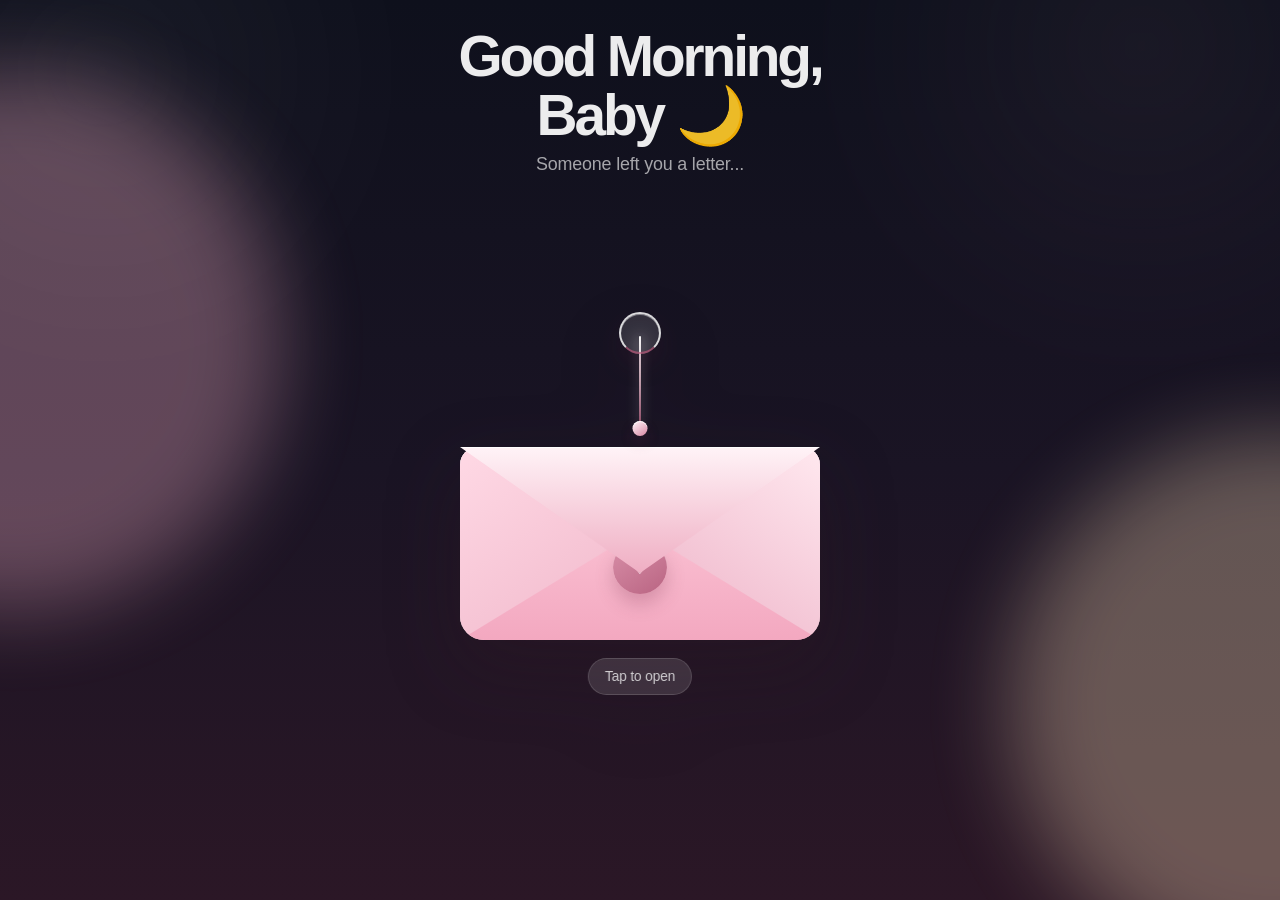
<file: index.html>
<!doctype html>
<html lang="en">
<head>
  <meta charset="utf-8" />
  <meta name="viewport" content="width=device-width, initial-scale=1, viewport-fit=cover" />
  <meta name="theme-color" content="#f8dce7" />
  <title>For Pinki ❤️</title>
  <style>
    :root {
      --ink: #33242b;
      --muted: rgba(51, 36, 43, .66);
      --pink-50: #fff7fa;
      --pink-100: #ffeaf2;
      --pink-200: #f8cedd;
      --rose: #d989a4;
      --rose-deep: #9e516b;
      --night-1: #0e101c;
      --night-2: #1a1424;
      --ease-spring: cubic-bezier(.18, .9, .24, 1.12);
      --ease-soft: cubic-bezier(.22, 1, .36, 1);
      --safe-top: env(safe-area-inset-top, 0px);
      --safe-bottom: env(safe-area-inset-bottom, 0px);
    }

    * { box-sizing: border-box; }

    html,
    body {
      width: 100%;
      height: 100%;
      margin: 0;
      overflow: hidden;
      font-family: -apple-system, BlinkMacSystemFont, "SF Pro Display", "Segoe UI", Inter, Roboto, Arial, sans-serif;
      color: var(--ink);
      background: var(--night-1);
      -webkit-font-smoothing: antialiased;
      text-rendering: optimizeLegibility;
      touch-action: manipulation;
    }

    button {
      border: 0;
      font: inherit;
      cursor: pointer;
      -webkit-tap-highlight-color: transparent;
    }

    .app {
      position: relative;
      width: 100vw;
      height: 100svh;
      min-height: 560px;
      overflow: hidden;
      isolation: isolate;
      background:
        radial-gradient(circle at 50% 18%, rgba(255, 218, 234, 0), transparent 26%),
        linear-gradient(180deg, var(--night-1) 0%, var(--night-2) 52%, #2b1726 100%);
      transition: background 1800ms var(--ease-soft);
    }

    .app::before,
    .app::after {
      content: "";
      position: absolute;
      inset: -20%;
      z-index: -2;
      pointer-events: none;
      transition: opacity 1800ms var(--ease-soft), transform 1800ms var(--ease-soft);
    }

    .app::before {
      opacity: .6;
      background:
        radial-gradient(circle at 20% 20%, rgba(255,255,255,.08), transparent 18%),
        radial-gradient(circle at 78% 18%, rgba(255,195,218,.08), transparent 20%);
      filter: blur(4px);
    }

    .app::after {
      opacity: 0;
      background:
        radial-gradient(circle at 50% 7%, rgba(255,255,255,.88), transparent 14%),
        radial-gradient(circle at 18% 22%, rgba(255, 208, 226, .92), transparent 28%),
        radial-gradient(circle at 86% 28%, rgba(255, 236, 214, .9), transparent 24%),
        linear-gradient(180deg, #fff5f8 0%, #ffdce9 45%, #f6bdcf 100%);
      filter: saturate(1.05);
      z-index: -3;
    }

    .app.opened {
      background:
        radial-gradient(circle at 50% 9%, rgba(255,255,255,.9), transparent 16%),
        linear-gradient(180deg, #fff6f9 0%, #ffe1eb 43%, #f5bed1 100%);
    }

    .app.opened::before { opacity: .18; transform: scale(1.04); }
    .app.opened::after { opacity: 1; }

    .ambient {
      position: absolute;
      inset: 0;
      pointer-events: none;
      overflow: hidden;
      z-index: 1;
    }

    .orb {
      position: absolute;
      width: 42vmax;
      aspect-ratio: 1;
      border-radius: 999px;
      filter: blur(42px);
      opacity: .32;
      transform: translate3d(0,0,0);
      animation: drift 14s ease-in-out infinite alternate;
    }

    .orb.one { left: -20vmax; top: 8%; background: #ffb8cf; animation-delay: -4s; }
    .orb.two { right: -21vmax; bottom: -8%; background: #ffe2bb; animation-delay: -8s; }

    @keyframes drift {
      to { transform: translate3d(5%, -4%, 0) scale(1.08); }
    }

    .scene {
      position: relative;
      z-index: 2;
      display: grid;
      grid-template-rows: auto 1fr auto;
      align-items: center;
      justify-items: center;
      width: 100%;
      height: 100%;
      padding: max(28px, calc(var(--safe-top) + 22px)) 20px max(22px, calc(var(--safe-bottom) + 18px));
    }

    .intro {
      width: min(92vw, 480px);
      text-align: center;
      color: rgba(255,255,255,.92);
      transition: color 1500ms var(--ease-soft), transform 1000ms var(--ease-soft), opacity 1000ms var(--ease-soft);
      will-change: transform, opacity;
    }

    .app.opened .intro { color: var(--ink); transform: translateY(-8px); }
    .app.letter-ready .intro { opacity: 0; transform: translateY(-22px) scale(.98); pointer-events: none; }

    .eyebrow {
      margin: 0 0 9px;
      font-size: clamp(2rem, 8vw, 3.55rem);
      line-height: 1.03;
      letter-spacing: -.055em;
      font-weight: 730;
    }

    .subtitle {
      margin: 0;
      font-size: clamp(.98rem, 3.6vw, 1.12rem);
      letter-spacing: -.01em;
      color: currentColor;
      opacity: .68;
    }

    .stage {
      position: relative;
      display: grid;
      place-items: center;
      width: min(92vw, 430px);
      height: min(62svh, 510px);
      min-height: 390px;
      perspective: 1400px;
    }

    .envelope-wrap {
      position: relative;
      width: min(86vw, 360px);
      height: 250px;
      transform: translateY(16px);
      filter: drop-shadow(0 26px 35px rgba(50, 20, 34, .28));
      transition: transform 900ms var(--ease-spring), filter 1200ms var(--ease-soft), opacity 700ms ease;
      will-change: transform, filter, opacity;
      z-index: 5;
    }

    .envelope-button {
      position: absolute;
      inset: 0;
      width: 100%;
      height: 100%;
      background: transparent;
      padding: 0;
      transform-style: preserve-3d;
    }

    .envelope-button:focus-visible {
      outline: 3px solid rgba(255,255,255,.8);
      outline-offset: 12px;
      border-radius: 26px;
    }

    .pull-thread {
      position: absolute;
      left: 50%;
      top: -54px;
      width: 4px;
      height: 92px;
      transform: translateX(-50%);
      transform-origin: 50% 100%;
      z-index: 12;
      pointer-events: none;
      will-change: transform, opacity;
    }

    .pull-thread::before {
      content: "";
      position: absolute;
      left: 50%;
      top: 0;
      width: 2px;
      height: 100%;
      transform: translateX(-50%);
      border-radius: 999px;
      background: linear-gradient(180deg, rgba(255,255,255,.96), rgba(185,92,124,.72));
      box-shadow: 0 0 12px rgba(255,255,255,.46);
    }

    .thread-loop {
      position: absolute;
      left: 50%;
      top: -24px;
      width: 42px;
      height: 42px;
      border: 2px solid rgba(255,255,255,.82);
      border-bottom-color: rgba(190,91,125,.68);
      border-radius: 50%;
      transform: translateX(-50%);
      background: rgba(255,255,255,.12);
      box-shadow: 0 12px 26px rgba(94, 34, 58, .16), inset 0 1px 0 rgba(255,255,255,.4);
      backdrop-filter: blur(10px);
    }

    .thread-knot {
      position: absolute;
      left: 50%;
      bottom: -8px;
      width: 15px;
      height: 15px;
      border-radius: 50%;
      transform: translateX(-50%);
      background: linear-gradient(145deg, #fff7fa, #d985a3);
      box-shadow: 0 7px 14px rgba(129, 52, 82, .2), inset 0 1px 0 rgba(255,255,255,.82);
    }

    .app.opened .pull-thread {
      animation: threadPull 1180ms var(--ease-spring) forwards;
    }

    @keyframes threadPull {
      0% { opacity: 1; transform: translateX(-50%) translateY(0) rotate(0deg) scaleY(1); }
      28% { opacity: 1; transform: translateX(-50%) translateY(-54px) rotate(-7deg) scaleY(1.08); }
      62% { opacity: .84; transform: translateX(-50%) translateY(-86px) rotate(6deg) scaleY(.82); }
      100% { opacity: 0; transform: translateX(-50%) translateY(-116px) rotate(0deg) scaleY(.34); }
    }

    .envelope {
      position: absolute;
      left: 0;
      right: 0;
      bottom: 0;
      height: 218px;
      transform-style: preserve-3d;
    }

    .pocket-back {
      position: absolute;
      inset: 25px 0 0;
      border-radius: 18px 18px 24px 24px;
      background: linear-gradient(145deg, #fff1f6 0%, #f7bdd0 100%);
      box-shadow: inset 0 1px 0 rgba(255,255,255,.9);
      overflow: hidden;
    }

    .letter {
      position: absolute;
      left: 50%;
      bottom: 62px;
      width: min(78vw, 316px);
      height: min(58svh, 438px);
      max-height: 438px;
      min-height: 392px;
      transform: translate3d(-50%, 134px, 0) scale(.88);
      opacity: 0;
      z-index: 1;
      border-radius: 24px;
      padding: clamp(22px, 5.3vw, 30px) clamp(21px, 5vw, 30px);
      background:
        linear-gradient(90deg, rgba(255,255,255,.28) 1px, transparent 1px) 0 0 / 18px 18px,
        linear-gradient(180deg, rgba(255,255,255,.96), rgba(255,248,244,.95)),
        #fff8f1;
      box-shadow: 0 26px 54px rgba(111, 54, 75, .24), inset 0 0 0 1px rgba(151, 89, 104, .08);
      color: #3d2830;
      overflow: hidden;
      will-change: transform, opacity;
    }

    .letter::before {
      content: "";
      position: absolute;
      inset: 0;
      pointer-events: none;
      background:
        radial-gradient(circle at 20% 10%, rgba(255,255,255,.7), transparent 18%),
        repeating-linear-gradient(0deg, rgba(126,74,82,.035) 0 1px, transparent 1px 8px);
      mix-blend-mode: multiply;
      opacity: .75;
    }

    .letter-content {
      position: relative;
      z-index: 1;
      height: 100%;
      display: flex;
      flex-direction: column;
      justify-content: center;
      text-align: left;
    }

    .letter h2 {
      margin: 0 0 15px;
      font-family: "Brush Script MT", "Segoe Script", "Apple Chancery", cursive;
      font-size: clamp(2.04rem, 9vw, 3.05rem);
      line-height: .9;
      font-weight: 500;
      letter-spacing: -.035em;
      color: #8f4863;
    }

    .letter p {
      margin: 0;
      white-space: pre-line;
      font-size: clamp(.92rem, 3.55vw, 1.04rem);
      line-height: 1.43;
      letter-spacing: -.012em;
      color: rgba(51, 36, 43, .83);
    }

    .seal {
      position: absolute;
      left: 50%;
      top: 118px;
      width: 54px;
      height: 54px;
      display: grid;
      place-items: center;
      border-radius: 50%;
      transform: translateX(-50%);
      z-index: 8;
      background: linear-gradient(145deg, #d990a9, #b96482);
      box-shadow: 0 10px 18px rgba(120, 47, 74, .25), inset 0 1px 0 rgba(255,255,255,.35);
      color: rgba(255,255,255,.94);
      font-size: 22px;
      transition: transform 700ms var(--ease-spring), opacity 500ms ease;
    }

    .front-left,
    .front-right,
    .front-bottom {
      position: absolute;
      inset: 25px 0 0;
      border-radius: 18px 18px 24px 24px;
      overflow: hidden;
      z-index: 6;
    }

    .front-left { clip-path: polygon(0 0, 50% 55%, 0 100%); background: linear-gradient(145deg, #ffd9e5, #eaa9bf); }
    .front-right { clip-path: polygon(100% 0, 50% 55%, 100% 100%); background: linear-gradient(215deg, #ffe8ef, #e59ab5); }
    .front-bottom { clip-path: polygon(0 100%, 50% 43%, 100% 100%); background: linear-gradient(180deg, #ffd1df, #f3a8c0); z-index: 7; }

    .flap {
      position: absolute;
      left: 0;
      right: 0;
      top: 25px;
      height: 126px;
      z-index: 9;
      transform-origin: 50% 0%;
      transform: rotateX(0deg);
      transform-style: preserve-3d;
      clip-path: polygon(0 0, 100% 0, 50% 100%);
      background: linear-gradient(180deg, #fff3f7 0%, #efaec3 100%);
      box-shadow: inset 0 1px 0 rgba(255,255,255,.85);
      transition: transform 1050ms var(--ease-spring) 260ms, z-index 1ms linear 960ms, opacity 650ms ease;
      will-change: transform, opacity;
    }

    .flap::after {
      content: "";
      position: absolute;
      inset: 0;
      background: linear-gradient(180deg, #f2a9bf, #ffdbe7);
      transform: rotateY(180deg);
      backface-visibility: hidden;
    }

    .hint {
      position: absolute;
      top: calc(100% + 18px);
      left: 50%;
      transform: translateX(-50%);
      padding: 10px 16px;
      border-radius: 999px;
      background: rgba(255,255,255,.12);
      color: rgba(255,255,255,.76);
      font-size: .86rem;
      letter-spacing: -.01em;
      backdrop-filter: blur(16px);
      border: 1px solid rgba(255,255,255,.14);
      white-space: nowrap;
      transition: opacity 450ms ease, transform 450ms ease;
    }

    .app.opened .envelope-wrap { transform: translateY(104px) scale(.84); filter: drop-shadow(0 18px 28px rgba(98, 41, 60, .18)); }
    .app.opened .flap { z-index: 2; transform: rotateX(178deg); }
    .app.opened .seal { opacity: 0; transform: translateX(-50%) translateY(22px) scale(.55); }
    .app.opened .hint { opacity: 0; transform: translateX(-50%) translateY(10px); }
    .app.opened .letter { animation: letterReveal 1750ms var(--ease-spring) 680ms forwards; }
    .app.letter-ready .envelope-wrap { transform: translateY(137px) scale(.72); }
    .app.letter-ready .letter { z-index: 12; }
    .app.letter-ready .pocket-back,
    .app.letter-ready .front-left,
    .app.letter-ready .front-right,
    .app.letter-ready .front-bottom,
    .app.letter-ready .flap {
      opacity: 0;
      transform: translateY(24px) scale(.98);
      transition: opacity 720ms ease, transform 720ms var(--ease-soft);
    }

    @keyframes letterReveal {
      0% { opacity: 0; transform: translate3d(-50%, 134px, 0) scale(.88); }
      22% { opacity: 1; }
      58% { transform: translate3d(-50%, -128px, 0) scale(.94); }
      100% { opacity: 1; transform: translate3d(-50%, -166px, 0) scale(1); }
    }

    .last-thing {
      align-self: end;
      margin-bottom: 4px;
      opacity: 0;
      transform: translateY(18px) scale(.96);
      pointer-events: none;
      padding: 15px 22px;
      border-radius: 999px;
      color: #73384f;
      background: rgba(255,255,255,.58);
      border: 1px solid rgba(255,255,255,.62);
      box-shadow: 0 18px 40px rgba(139, 70, 96, .16), inset 0 1px 0 rgba(255,255,255,.8);
      backdrop-filter: blur(20px) saturate(1.3);
      font-weight: 650;
      letter-spacing: -.018em;
      transition: opacity 720ms var(--ease-soft), transform 720ms var(--ease-spring), box-shadow 300ms ease;
      z-index: 8;
    }

    .app.letter-ready .last-thing { opacity: 1; transform: translateY(0) scale(1); pointer-events: auto; }
    .last-thing:active { transform: translateY(1px) scale(.98); }

    .sparkle {
      position: absolute;
      width: 5px;
      height: 5px;
      border-radius: 50%;
      background: rgba(255,255,255,.96);
      box-shadow: 0 0 16px rgba(255,255,255,.95), 0 0 28px rgba(216,116,154,.35);
      opacity: 0;
      animation: sparkleFloat var(--dur, 5s) ease-in-out var(--delay, 0s) infinite;
      will-change: transform, opacity;
    }

    @keyframes sparkleFloat {
      0%, 100% { opacity: 0; transform: translate3d(0, 18px, 0) scale(.55); }
      22%, 72% { opacity: .95; }
      55% { transform: translate3d(var(--x, 8px), -42px, 0) scale(1); }
    }

    .final {
      position: absolute;
      inset: 0;
      z-index: 20;
      display: grid;
      place-items: center;
      padding: max(28px, var(--safe-top)) 23px max(28px, var(--safe-bottom));
      text-align: center;
      background:
        radial-gradient(circle at 50% 18%, rgba(255,255,255,.9), transparent 18%),
        radial-gradient(circle at 12% 15%, rgba(255, 222, 235, .95), transparent 26%),
        radial-gradient(circle at 87% 82%, rgba(255, 232, 203, .85), transparent 24%),
        linear-gradient(180deg, #fff8fa 0%, #ffdce8 100%);
      opacity: 0;
      pointer-events: none;
      transform: scale(1.015);
      transition: opacity 950ms var(--ease-soft), transform 950ms var(--ease-soft);
    }

    .final.show { opacity: 1; pointer-events: auto; transform: scale(1); }

    .final-card {
      width: min(91vw, 520px);
      padding: clamp(32px, 8vw, 54px) clamp(24px, 7vw, 48px);
      border-radius: 34px;
      background: rgba(255,255,255,.54);
      border: 1px solid rgba(255,255,255,.72);
      box-shadow: 0 30px 80px rgba(143, 72, 99, .2), inset 0 1px 0 rgba(255,255,255,.88);
      backdrop-filter: blur(24px) saturate(1.35);
    }

    .final h1 {
      margin: 0 0 22px;
      font-size: clamp(2.35rem, 12vw, 5.3rem);
      line-height: .95;
      letter-spacing: -.07em;
      color: #8b3f5b;
      font-weight: 780;
    }

    .final p {
      margin: 0;
      white-space: pre-line;
      font-size: clamp(1.02rem, 4.2vw, 1.28rem);
      line-height: 1.7;
      letter-spacing: -.018em;
      color: rgba(51,36,43,.76);
    }

    @media (max-height: 680px) {
      .app { min-height: 520px; }
      .scene { padding-top: 18px; padding-bottom: 14px; }
      .eyebrow { font-size: clamp(1.8rem, 7vw, 2.7rem); }
      .stage { height: 410px; min-height: 360px; }
      .letter { height: 374px; min-height: 374px; padding: 20px 22px; }
      .letter h2 { margin-bottom: 10px; }
      .letter p { font-size: .88rem; line-height: 1.34; }
      @keyframes letterReveal {
        0% { opacity: 0; transform: translate3d(-50%, 134px, 0) scale(.88); }
        22% { opacity: 1; }
        58% { transform: translate3d(-50%, -112px, 0) scale(.94); }
        100% { opacity: 1; transform: translate3d(-50%, -142px, 0) scale(.97); }
      }
      .app.opened .envelope-wrap { transform: translateY(104px) scale(.76); }
      .app.letter-ready .envelope-wrap { transform: translateY(126px) scale(.66); }
      .last-thing { padding: 13px 19px; }
    }

    @media (min-width: 720px) {
      .scene { padding-left: 32px; padding-right: 32px; }
      .stage { height: min(65svh, 560px); }
    }

    @media (prefers-reduced-motion: reduce) {
      *, *::before, *::after {
        animation-duration: .01ms !important;
        animation-iteration-count: 1 !important;
        scroll-behavior: auto !important;
        transition-duration: .01ms !important;
      }
    }
  </style>
</head>
<body>
  <main class="app" id="app" aria-live="polite">
    <div class="ambient" aria-hidden="true">
      <span class="orb one"></span>
      <span class="orb two"></span>
    </div>

    <section class="scene" aria-label="A morning letter for Pinki">
      <header class="intro">
        <h1 class="eyebrow">Good Morning, Baby 🌙</h1>
        <p class="subtitle">Someone left you a letter...</p>
      </header>

      <div class="stage">
        <div class="envelope-wrap" id="envelopeWrap">
          <button class="envelope-button" id="openEnvelope" type="button" aria-label="Pull the thread to open the letter">
            <div class="pull-thread" aria-hidden="true">
              <span class="thread-loop"></span>
              <span class="thread-knot"></span>
            </div>
            <div class="envelope" aria-hidden="true">
              <div class="pocket-back"></div>

              <article class="letter" id="letter">
                <div class="letter-content">
                  <h2>Dear Pinki ❤️</h2>
                  <p>Today is your day.

Take a deep breath.

Smile. 😊

Trust yourself.

Aap kr loge.

No matter what happens today,
I'm already proud of you.

Go one step closer to becoming
an amazing UI/UX Designer.

Love,
Ado ❤️</p>
                </div>
              </article>

              <div class="flap"></div>
              <div class="front-left"></div>
              <div class="front-right"></div>
              <div class="front-bottom"></div>
              <div class="seal">♡</div>
            </div>
            <span class="hint">Tap to open</span>
          </button>
        </div>
      </div>

      <button class="last-thing" id="lastThing" type="button">✨ One Last Thing</button>
    </section>

    <section class="final" id="finalScreen" aria-label="All the best message" aria-hidden="true">
      <div class="final-card">
        <h1>❤️ ALL THE BEST ❤️</h1>
        <p>Go and give your best.

Don't think about the result.

Just believe in yourself.

I'm waiting to hear...

&quot;Paper accha gaya.&quot; 😊

— Your Ado ❤️</p>
      </div>
    </section>
  </main>

  <script>
    (() => {
      const app = document.getElementById('app');
      const openButton = document.getElementById('openEnvelope');
      const lastThing = document.getElementById('lastThing');
      const finalScreen = document.getElementById('finalScreen');
      const ambient = document.querySelector('.ambient');
      let opened = false;

      // Creates a small, finite sparkle field only after the envelope opens.
      function createSparkles() {
        const fragment = document.createDocumentFragment();
        const sparkleCount = 24;

        for (let index = 0; index < sparkleCount; index += 1) {
          const sparkle = document.createElement('span');
          sparkle.className = 'sparkle';
          sparkle.style.left = `${8 + Math.random() * 84}%`;
          sparkle.style.top = `${18 + Math.random() * 70}%`;
          sparkle.style.setProperty('--x', `${(Math.random() - 0.5) * 54}px`);
          sparkle.style.setProperty('--dur', `${4.2 + Math.random() * 3.4}s`);
          sparkle.style.setProperty('--delay', `${Math.random() * 2.4}s`);
          fragment.appendChild(sparkle);
        }

        ambient.appendChild(fragment);
      }

      function openLetter() {
        if (opened) return;
        opened = true;
        openButton.disabled = true;
        app.classList.add('opened');
        createSparkles();

        // The letter-ready state waits for the physical envelope and paper motion to settle.
        window.setTimeout(() => {
          app.classList.add('letter-ready');
          lastThing.focus({ preventScroll: true });
        }, 2640);
      }

      function showFinalScreen() {
        finalScreen.setAttribute('aria-hidden', 'false');
        app.classList.add('final-active');
        window.requestAnimationFrame(() => {
          finalScreen.classList.add('show');
        });
      }

      openButton.addEventListener('click', openLetter, { passive: true });
      lastThing.addEventListener('click', showFinalScreen, { passive: true });
    })();
  </script>
</body>
</html>
</file>
